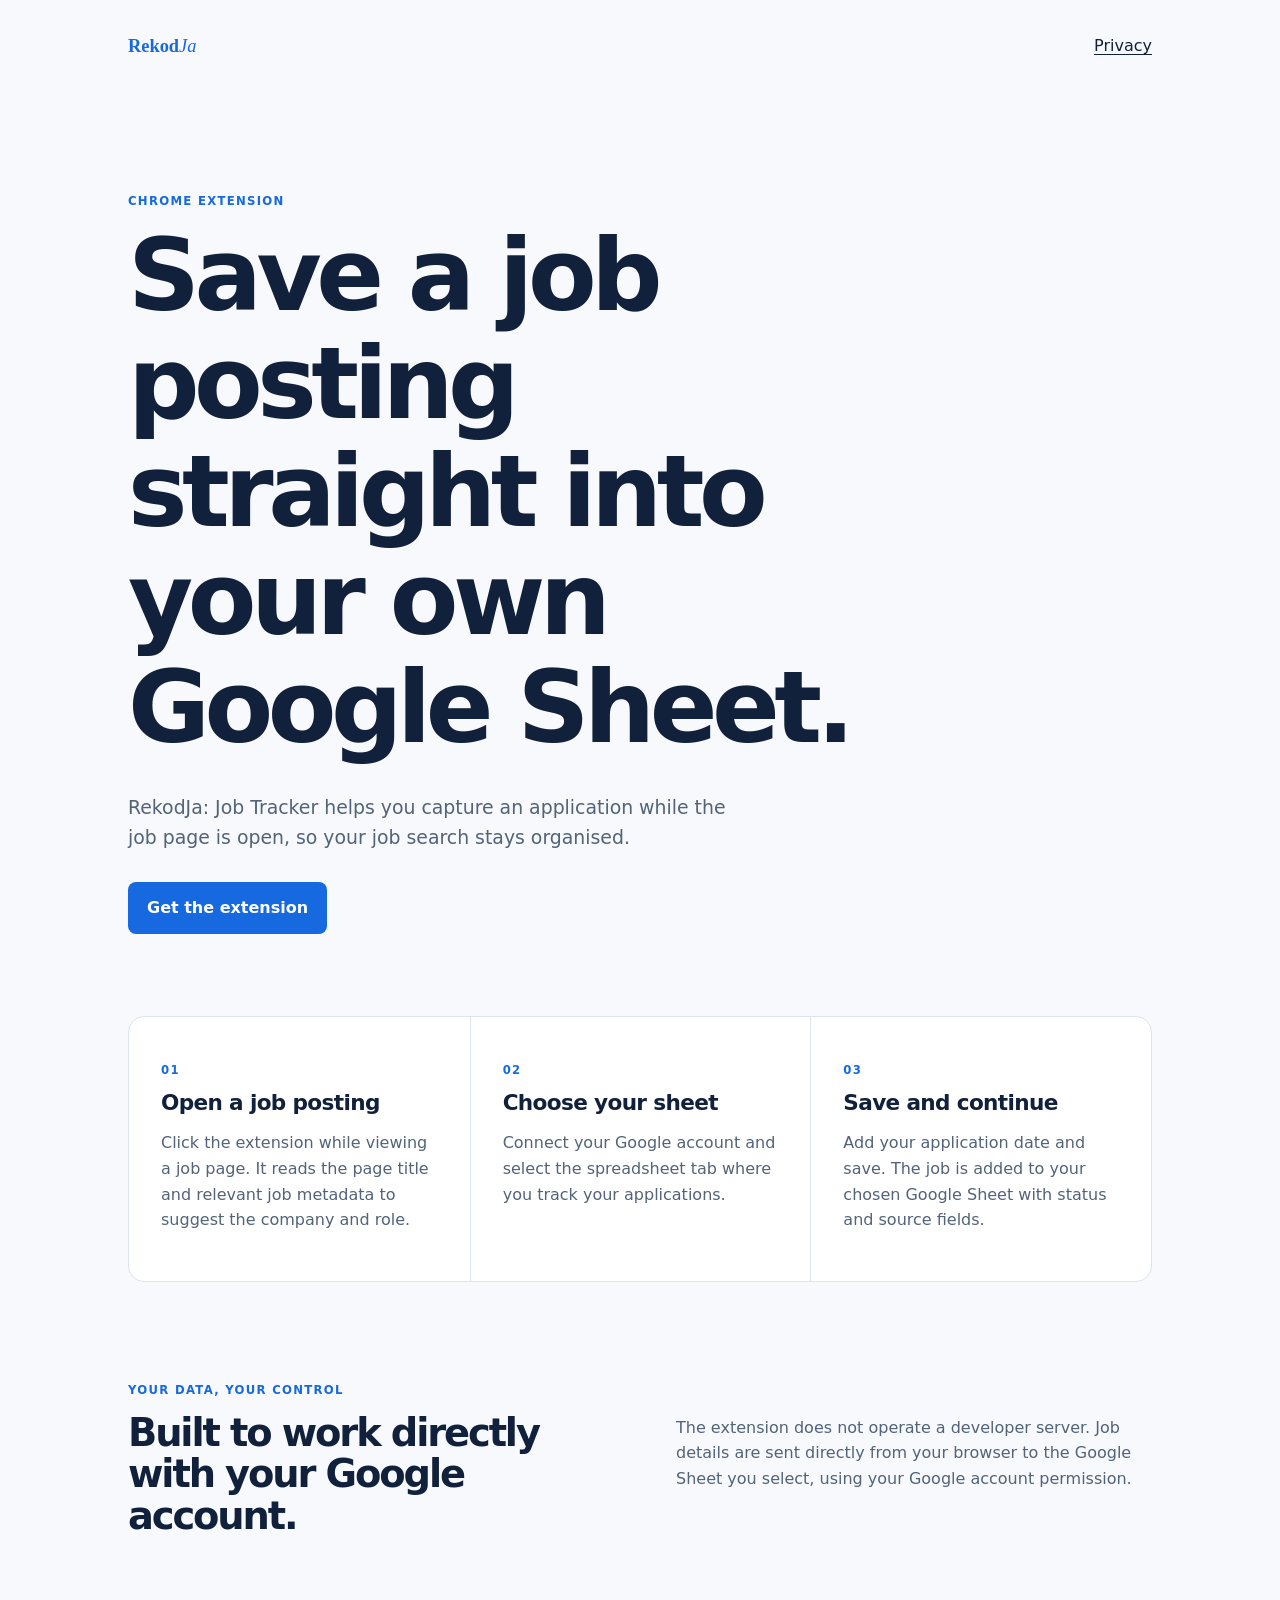
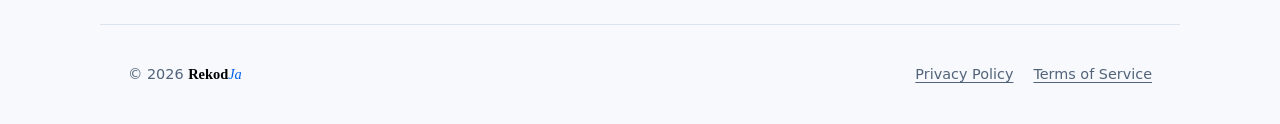
<file: site/index.html>
<!doctype html>
<html lang="en">
  <head>
    <meta charset="utf-8">
    <meta name="viewport" content="width=device-width, initial-scale=1">
    <meta name="description" content="RekodJa: Job Tracker helps you save job postings to your own Google Sheet.">
    <title>RekodJa: Job Tracker</title>
    <link rel="stylesheet" href="styles.css">
  </head>
  <body>
    <main>
      <nav aria-label="Primary navigation">
        <a class="brand" href="/"><span class="wordmark">Rekod<span class="wordmark-ja">Ja</span></span></a>
        <a href="/privacy/">Privacy</a>
      </nav>

      <section class="hero">
        <p class="eyebrow">Chrome extension</p>
        <h1>Save a job posting straight into your own Google Sheet.</h1>
        <p class="lede">RekodJa: Job Tracker helps you capture an application while the job page is open, so your job search stays organised.</p>
        <a class="button" href="https://chromewebstore.google.com/detail/job-tracker-quick-add/plkhmignapibfhoppbkebpndckjbjpmg">Get the extension</a>
      </section>

      <section class="grid" aria-label="How it works">
        <article>
          <p class="number">01</p>
          <h2>Open a job posting</h2>
          <p>Click the extension while viewing a job page. It reads the page title and relevant job metadata to suggest the company and role.</p>
        </article>
        <article>
          <p class="number">02</p>
          <h2>Choose your sheet</h2>
          <p>Connect your Google account and select the spreadsheet tab where you track your applications.</p>
        </article>
        <article>
          <p class="number">03</p>
          <h2>Save and continue</h2>
          <p>Add your application date and save. The job is added to your chosen Google Sheet with status and source fields.</p>
        </article>
      </section>

      <section class="data">
        <div>
          <p class="eyebrow">Your data, your control</p>
          <h2>Built to work directly with your Google account.</h2>
        </div>
        <p>The extension does not operate a developer server. Job details are sent directly from your browser to the Google Sheet you select, using your Google account permission.</p>
      </section>
    </main>

    <footer>
      <span>© 2026 <span class="wordmark">Rekod<span class="wordmark-ja">Ja</span></span></span>
      <span><a href="/privacy/">Privacy Policy</a><a href="/terms/">Terms of Service</a></span>
    </footer>
  </body>
</html>
</file>
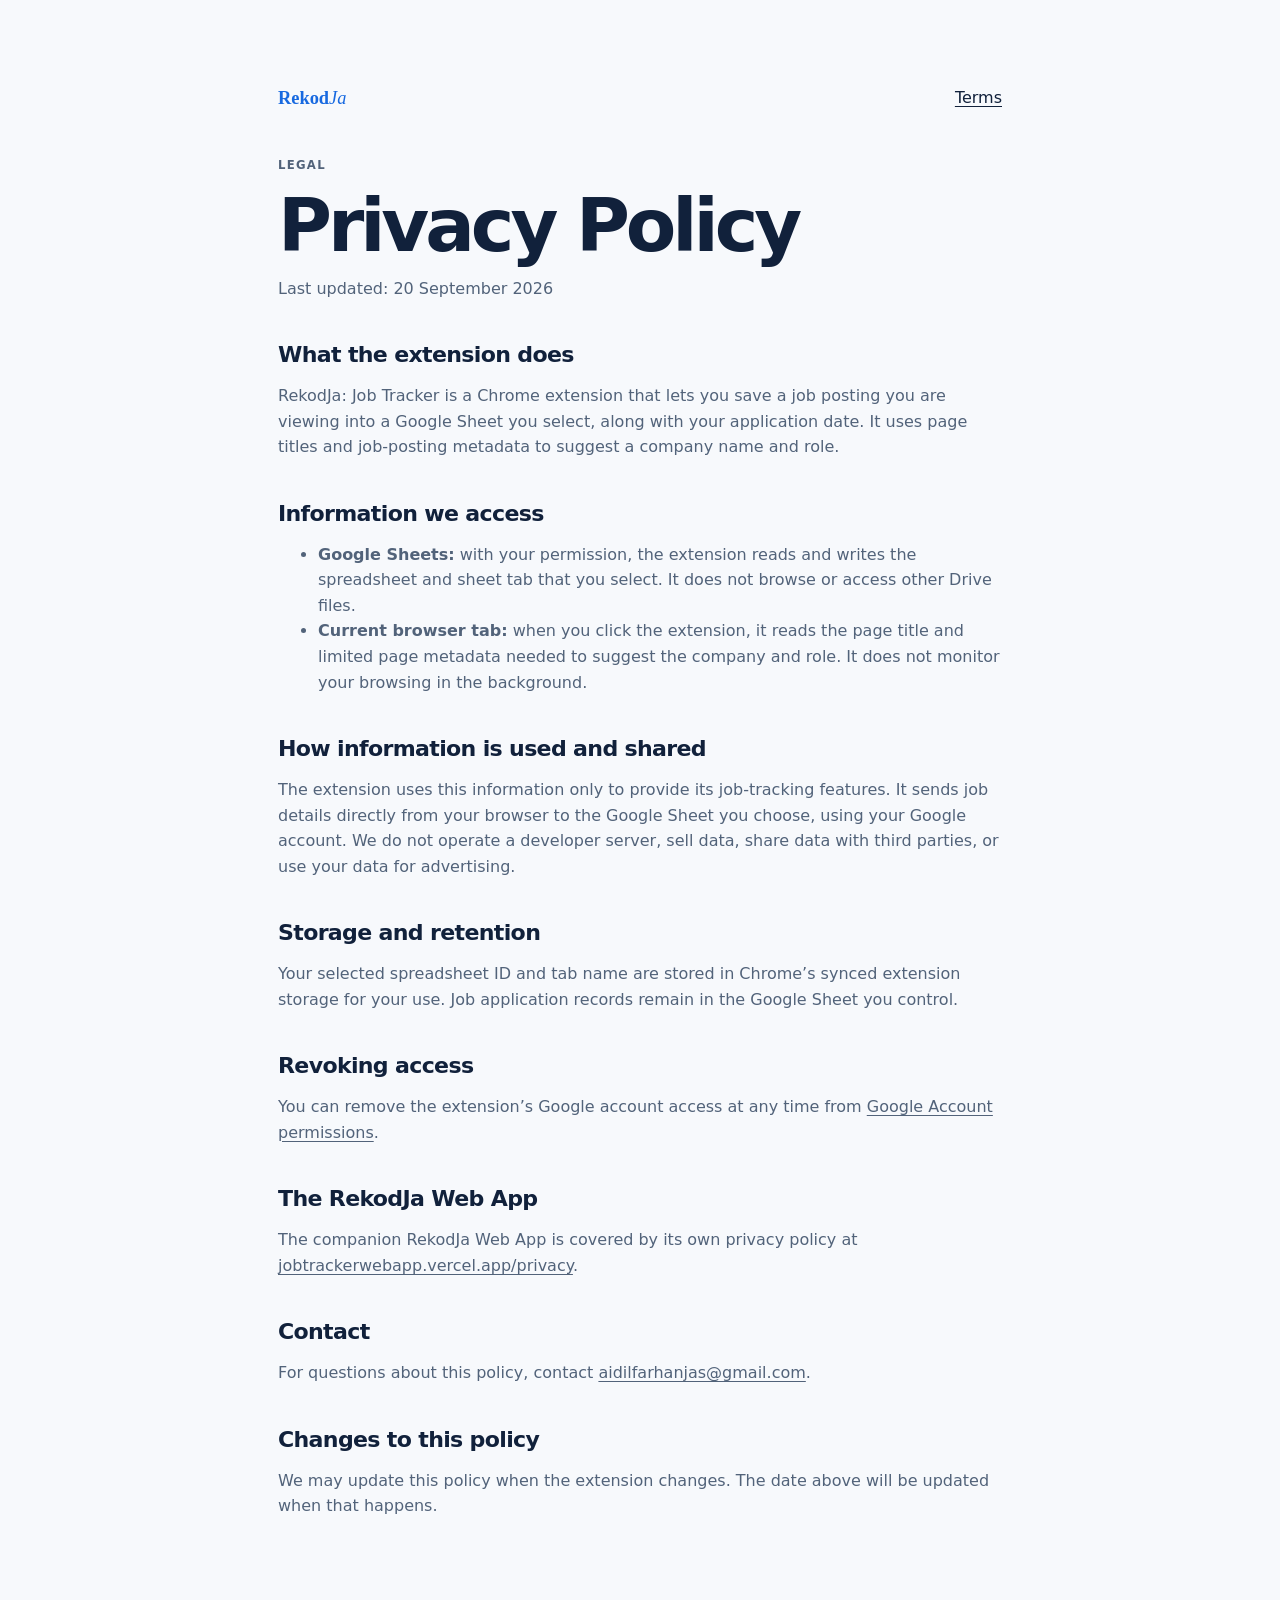
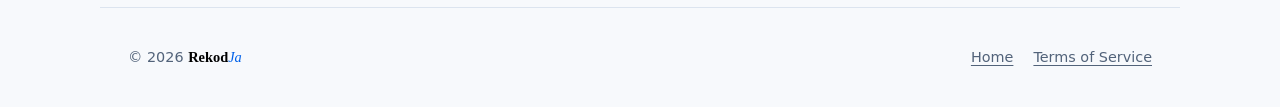
<file: site/privacy/index.html>
<!doctype html>
<html lang="en"><head><meta charset="utf-8"><meta name="viewport" content="width=device-width, initial-scale=1"><meta name="description" content="Privacy Policy for RekodJa: Job Tracker."><title>Privacy Policy | RekodJa: Job Tracker</title><link rel="stylesheet" href="../styles.css"></head>
<body><main class="legal"><nav><a class="brand" href="/"><span class="wordmark">Rekod<span class="wordmark-ja">Ja</span></span></a><a href="/terms/">Terms</a></nav><p class="eyebrow">Legal</p><h1>Privacy Policy</h1><p class="updated">Last updated: 20 September 2026</p>
<h2>What the extension does</h2><p>RekodJa: Job Tracker is a Chrome extension that lets you save a job posting you are viewing into a Google Sheet you select, along with your application date. It uses page titles and job-posting metadata to suggest a company name and role.</p>
<h2>Information we access</h2><ul><li><strong>Google Sheets:</strong> with your permission, the extension reads and writes the spreadsheet and sheet tab that you select. It does not browse or access other Drive files.</li><li><strong>Current browser tab:</strong> when you click the extension, it reads the page title and limited page metadata needed to suggest the company and role. It does not monitor your browsing in the background.</li></ul>
<h2>How information is used and shared</h2><p>The extension uses this information only to provide its job-tracking features. It sends job details directly from your browser to the Google Sheet you choose, using your Google account. We do not operate a developer server, sell data, share data with third parties, or use your data for advertising.</p>
<h2>Storage and retention</h2><p>Your selected spreadsheet ID and tab name are stored in Chrome’s synced extension storage for your use. Job application records remain in the Google Sheet you control.</p>
<h2>Revoking access</h2><p>You can remove the extension’s Google account access at any time from <a href="https://myaccount.google.com/permissions">Google Account permissions</a>.</p><h2>The RekodJa Web App</h2><p>The companion RekodJa Web App is covered by its own privacy policy at <a href="https://jobtrackerwebapp.vercel.app/privacy">jobtrackerwebapp.vercel.app/privacy</a>.</p>
<h2>Contact</h2><p>For questions about this policy, contact <a href="mailto:aidilfarhanjas@gmail.com">aidilfarhanjas@gmail.com</a>.</p>
<h2>Changes to this policy</h2><p>We may update this policy when the extension changes. The date above will be updated when that happens.</p></main><footer><span>© 2026 <span class="wordmark">Rekod<span class="wordmark-ja">Ja</span></span></span><span><a href="/">Home</a><a href="/terms/">Terms of Service</a></span></footer></body></html>
</file>
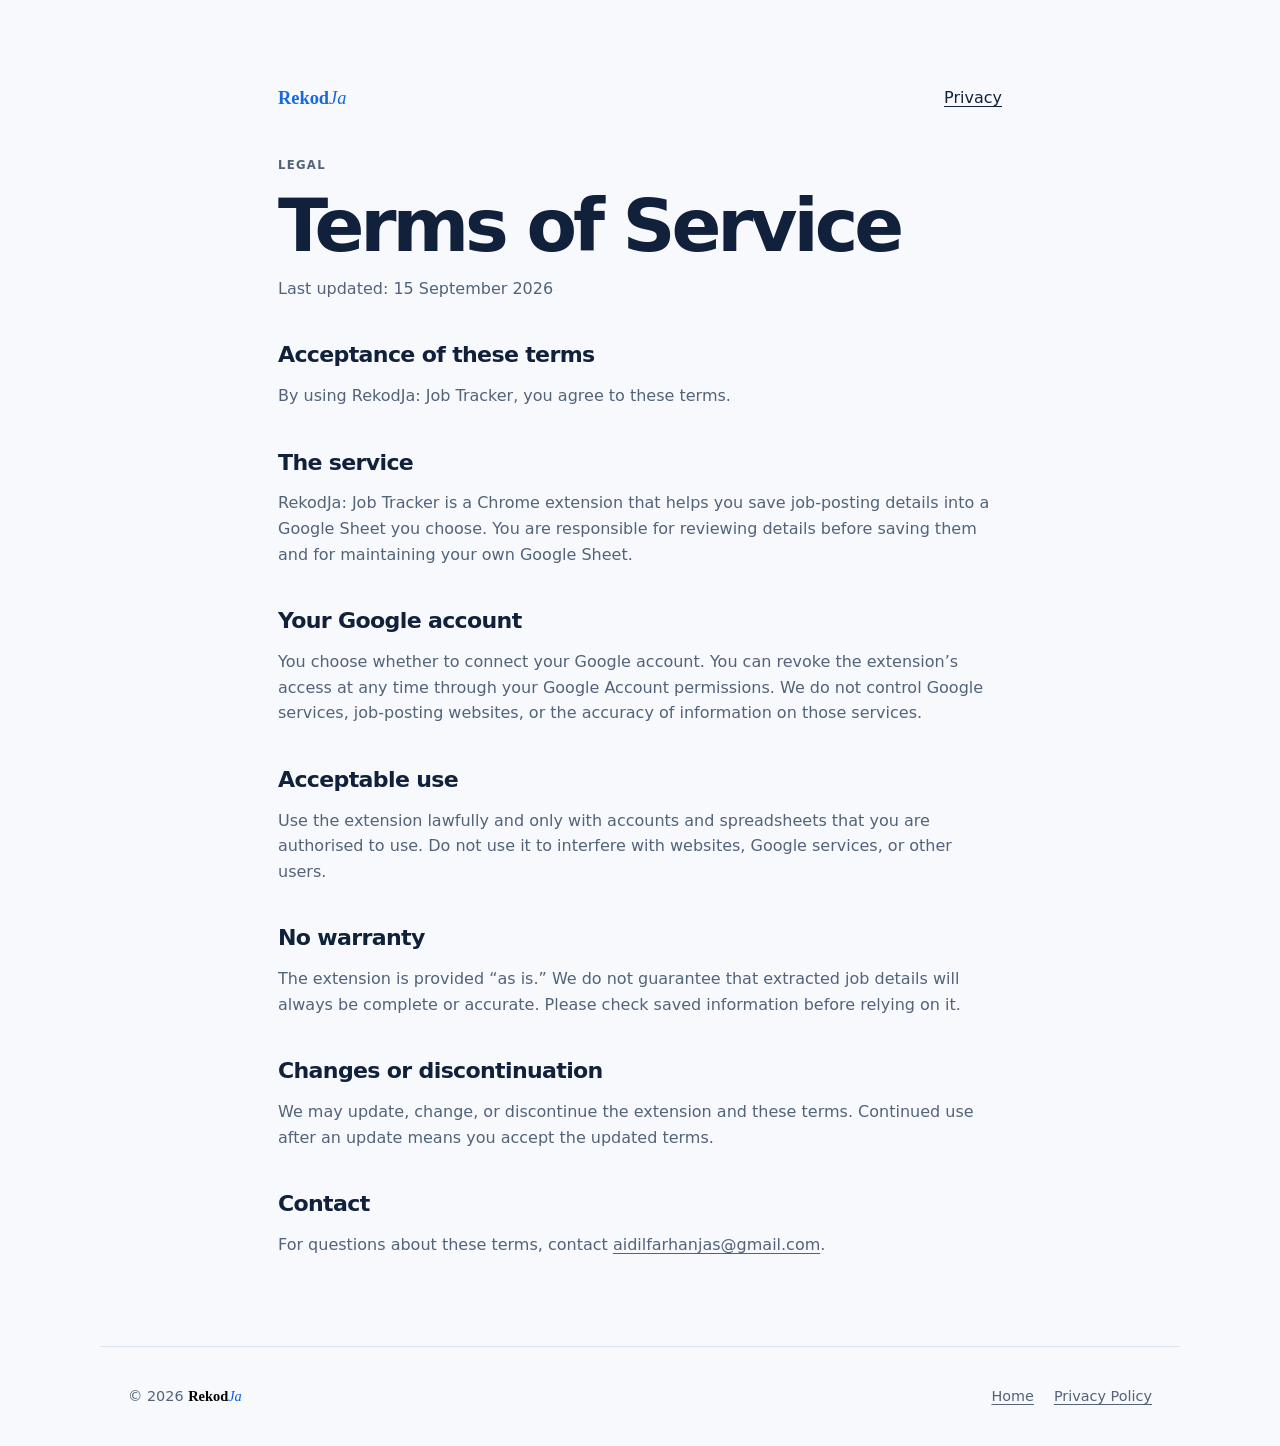
<file: site/terms/index.html>
<!doctype html>
<html lang="en"><head><meta charset="utf-8"><meta name="viewport" content="width=device-width, initial-scale=1"><meta name="description" content="Terms of Service for RekodJa: Job Tracker."><title>Terms of Service | RekodJa: Job Tracker</title><link rel="stylesheet" href="../styles.css"></head>
<body><main class="legal"><nav><a class="brand" href="/"><span class="wordmark">Rekod<span class="wordmark-ja">Ja</span></span></a><a href="/privacy/">Privacy</a></nav><p class="eyebrow">Legal</p><h1>Terms of Service</h1><p class="updated">Last updated: 15 September 2026</p>
<h2>Acceptance of these terms</h2><p>By using RekodJa: Job Tracker, you agree to these terms.</p><h2>The service</h2><p>RekodJa: Job Tracker is a Chrome extension that helps you save job-posting details into a Google Sheet you choose. You are responsible for reviewing details before saving them and for maintaining your own Google Sheet.</p><h2>Your Google account</h2><p>You choose whether to connect your Google account. You can revoke the extension’s access at any time through your Google Account permissions. We do not control Google services, job-posting websites, or the accuracy of information on those services.</p><h2>Acceptable use</h2><p>Use the extension lawfully and only with accounts and spreadsheets that you are authorised to use. Do not use it to interfere with websites, Google services, or other users.</p><h2>No warranty</h2><p>The extension is provided “as is.” We do not guarantee that extracted job details will always be complete or accurate. Please check saved information before relying on it.</p><h2>Changes or discontinuation</h2><p>We may update, change, or discontinue the extension and these terms. Continued use after an update means you accept the updated terms.</p><h2>Contact</h2><p>For questions about these terms, contact <a href="mailto:aidilfarhanjas@gmail.com">aidilfarhanjas@gmail.com</a>.</p></main><footer><span>© 2026 <span class="wordmark">Rekod<span class="wordmark-ja">Ja</span></span></span><span><a href="/">Home</a><a href="/privacy/">Privacy Policy</a></span></footer></body></html>
</file>
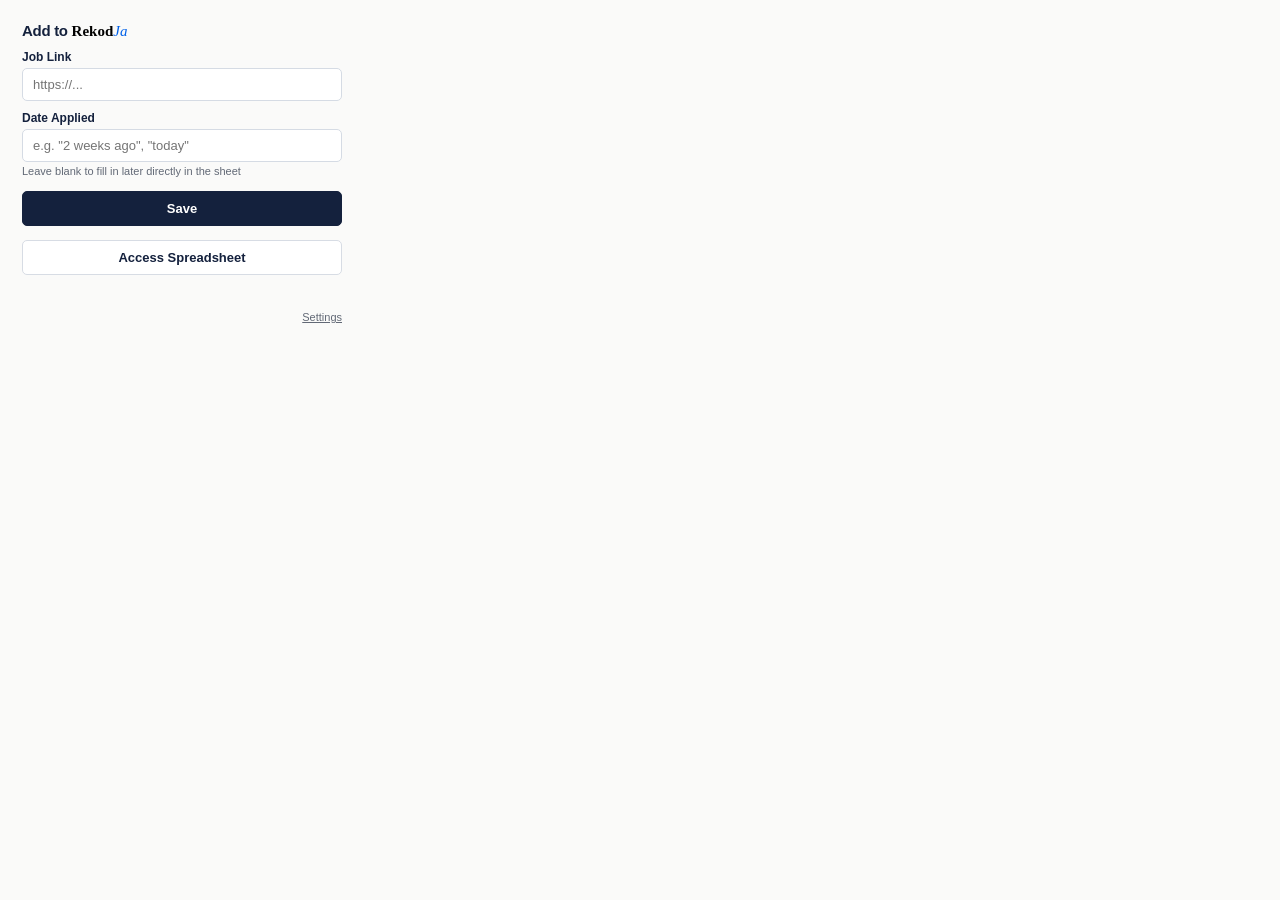
<file: popup.html>
<!DOCTYPE html>
<html>
<head>
<meta charset="utf-8">
<style>
  body {
    font-family: Arial, Helvetica, sans-serif;
    width: 320px;
    padding: 14px;
    color: #252525;
    background: #fafaf9;
  }
  h3 { margin: 0 0 10px 0; font-size: 15px; color: #14213d; letter-spacing: -.3px; }
  label { display: block; margin-top: 10px; font-size: 12px; font-weight: 600; color: #14213d; }
  input[type="text"] {
    width: 100%;
    padding: 8px 10px;
    margin-top: 4px;
    box-sizing: border-box;
    border: 1px solid #d5dbe4;
    border-radius: 5px;
    font-size: 13px;
    background: #fff;
    color: #252525;
  }
  button {
    margin-top: 14px;
    width: 100%;
    padding: 9px;
    background: #14213d;
    color: #fff;
    border: 1px solid #14213d;
    border-radius: 5px;
    cursor: pointer;
    font-size: 13px;
    font-weight: 600;
  }
  button:disabled { background: #9ca3af; border-color: #9ca3af; cursor: not-allowed; }
  #openSheetBtn { background: #fff; color: #14213d; border: 1px solid #d7dce4; }
  #status { margin-top: 10px; font-size: 12px; min-height: 14px; color: #555; }
  #status.error { color: #a53535; }
  #status.success { color: #176b35; }
  .settings-toggle {
    margin-top: 12px;
    font-size: 11px;
    color: #626976;
    text-align: right;
    cursor: pointer;
    text-decoration: underline;
  }
  #settingsPanel {
    display: none;
    margin-top: 10px;
    border-top: 1px solid #e5e7eb;
    padding-top: 10px;
  }
  #settingsPanel button { background: #14213d; }
  .hint { font-size: 11px; color: #626976; margin-top: 3px; }
  hr { border: 0; border-top: 1px solid #e5e7eb; }
  /* Wordmark: RekodJa — matches the webapp branding */
  .wordmark{display:inline;font-family:"Times New Roman",Times,serif;font-weight:700;font-style:normal;color:#000;white-space:nowrap;letter-spacing:normal}
  .wordmark-ja{font-weight:400;font-style:italic;color:#0061e9;letter-spacing:normal}
</style>
</head>
<body>
  <h3>Add to <span class="wordmark">Rekod<span class="wordmark-ja">Ja</span></span></h3>

  <label for="jobLink">Job Link</label>
  <input type="text" id="jobLink" placeholder="https://...">

  <label for="dateApplied">Date Applied</label>
  <input type="text" id="dateApplied" placeholder='e.g. "2 weeks ago", "today"'>
  <div class="hint">Leave blank to fill in later directly in the sheet</div>

  <button id="saveBtn">Save</button>
  <button id="openSheetBtn">Access Spreadsheet</button>
  <div id="status"></div>

  <div class="settings-toggle" id="settingsToggle">Settings</div>
  <div id="settingsPanel">
    <label for="sheetId">Google Sheet ID</label>
    <input type="text" id="sheetId" placeholder="From your sheet's URL, between /d/ and /edit">
    <div class="hint">e.g. docs.google.com/spreadsheets/d/<b>THIS_PART</b>/edit</div>
    <button id="saveSettingsBtn">Save Settings</button>
  </div>

  <script src="popup.js"></script>
</body>
</html>
</file>
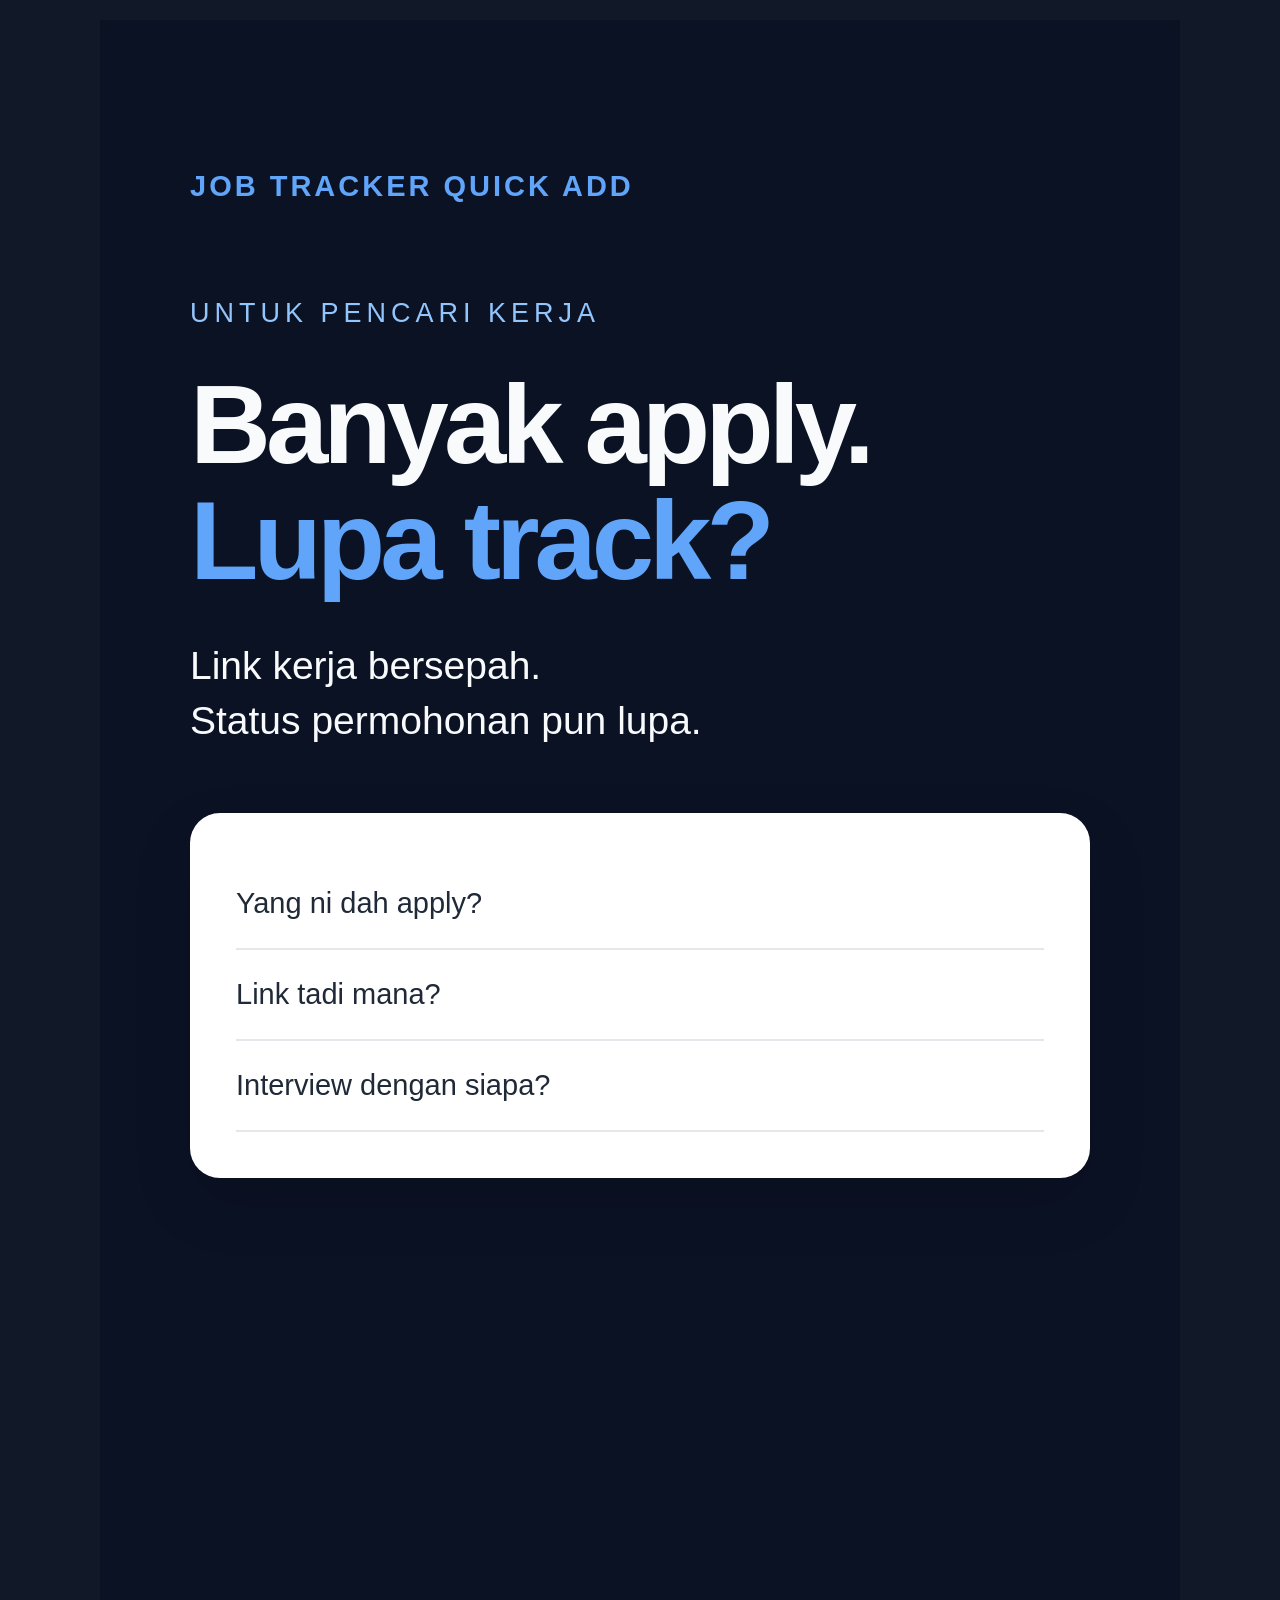
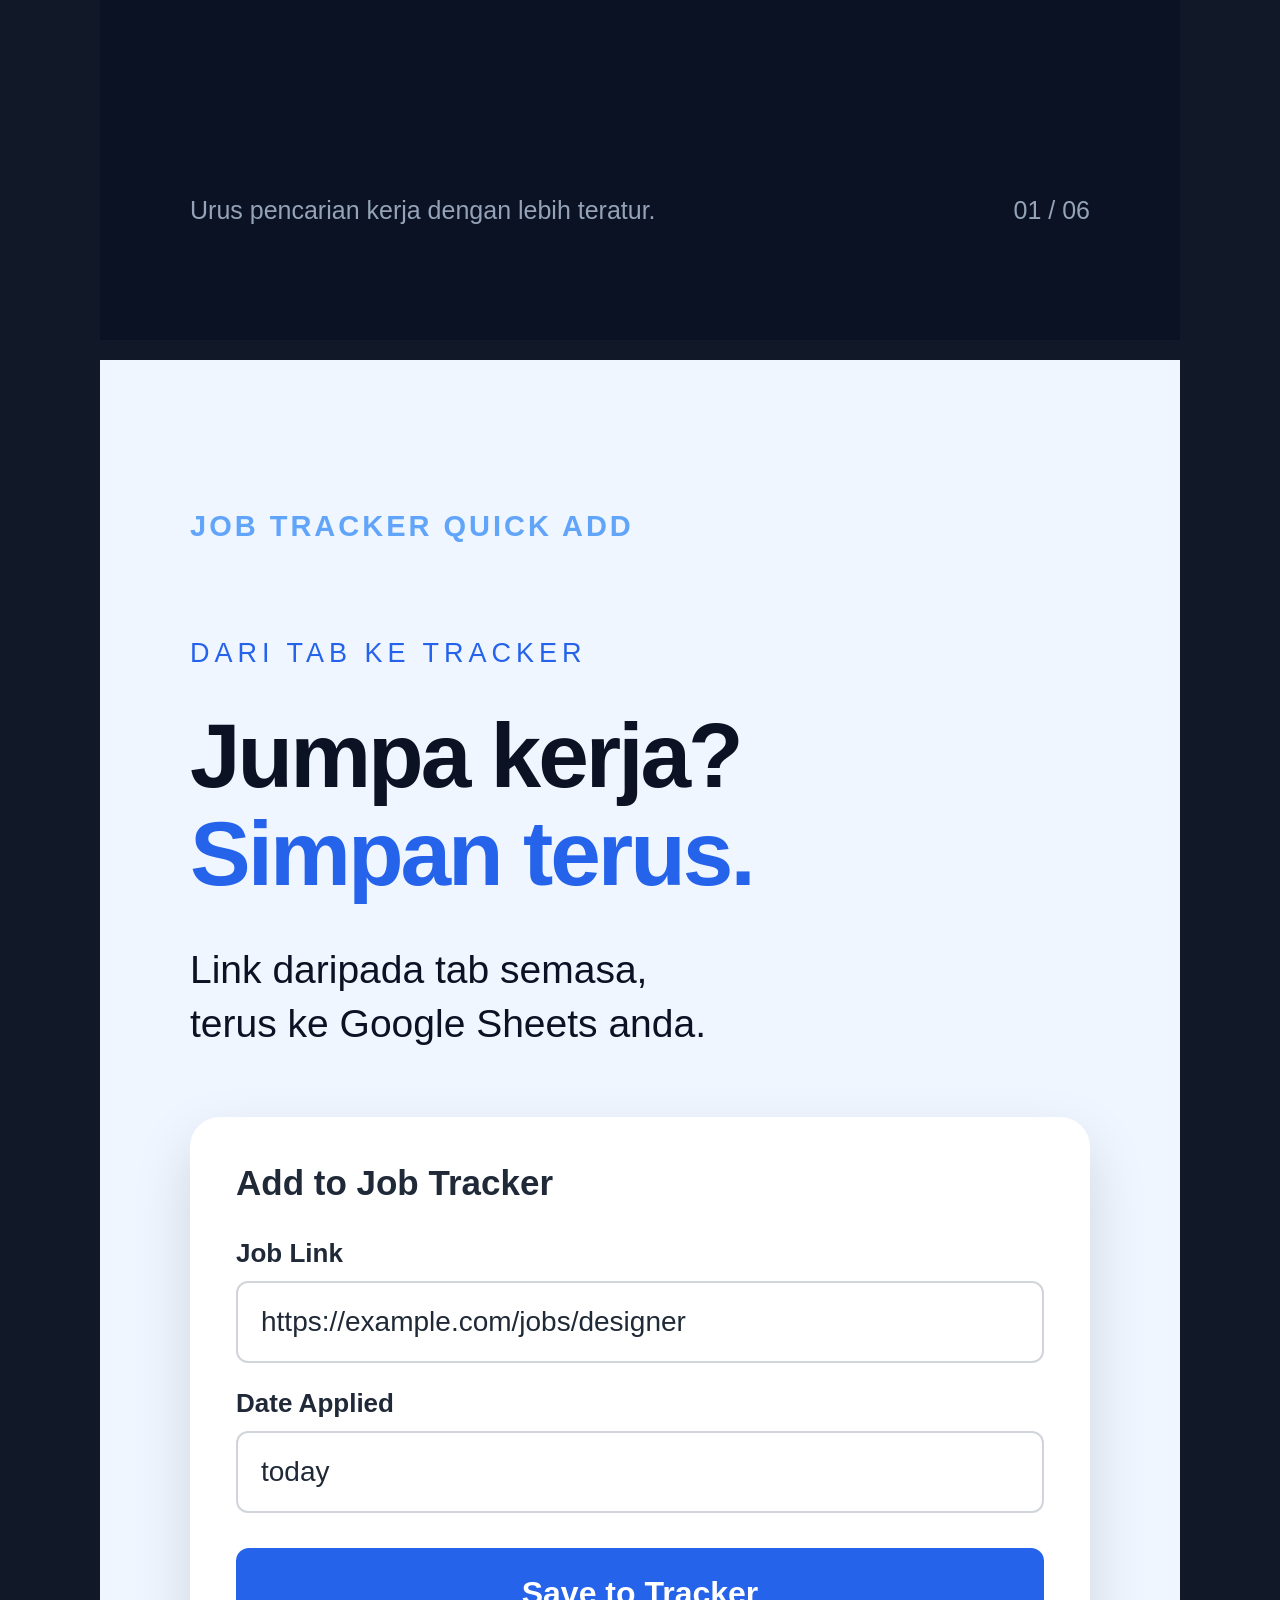
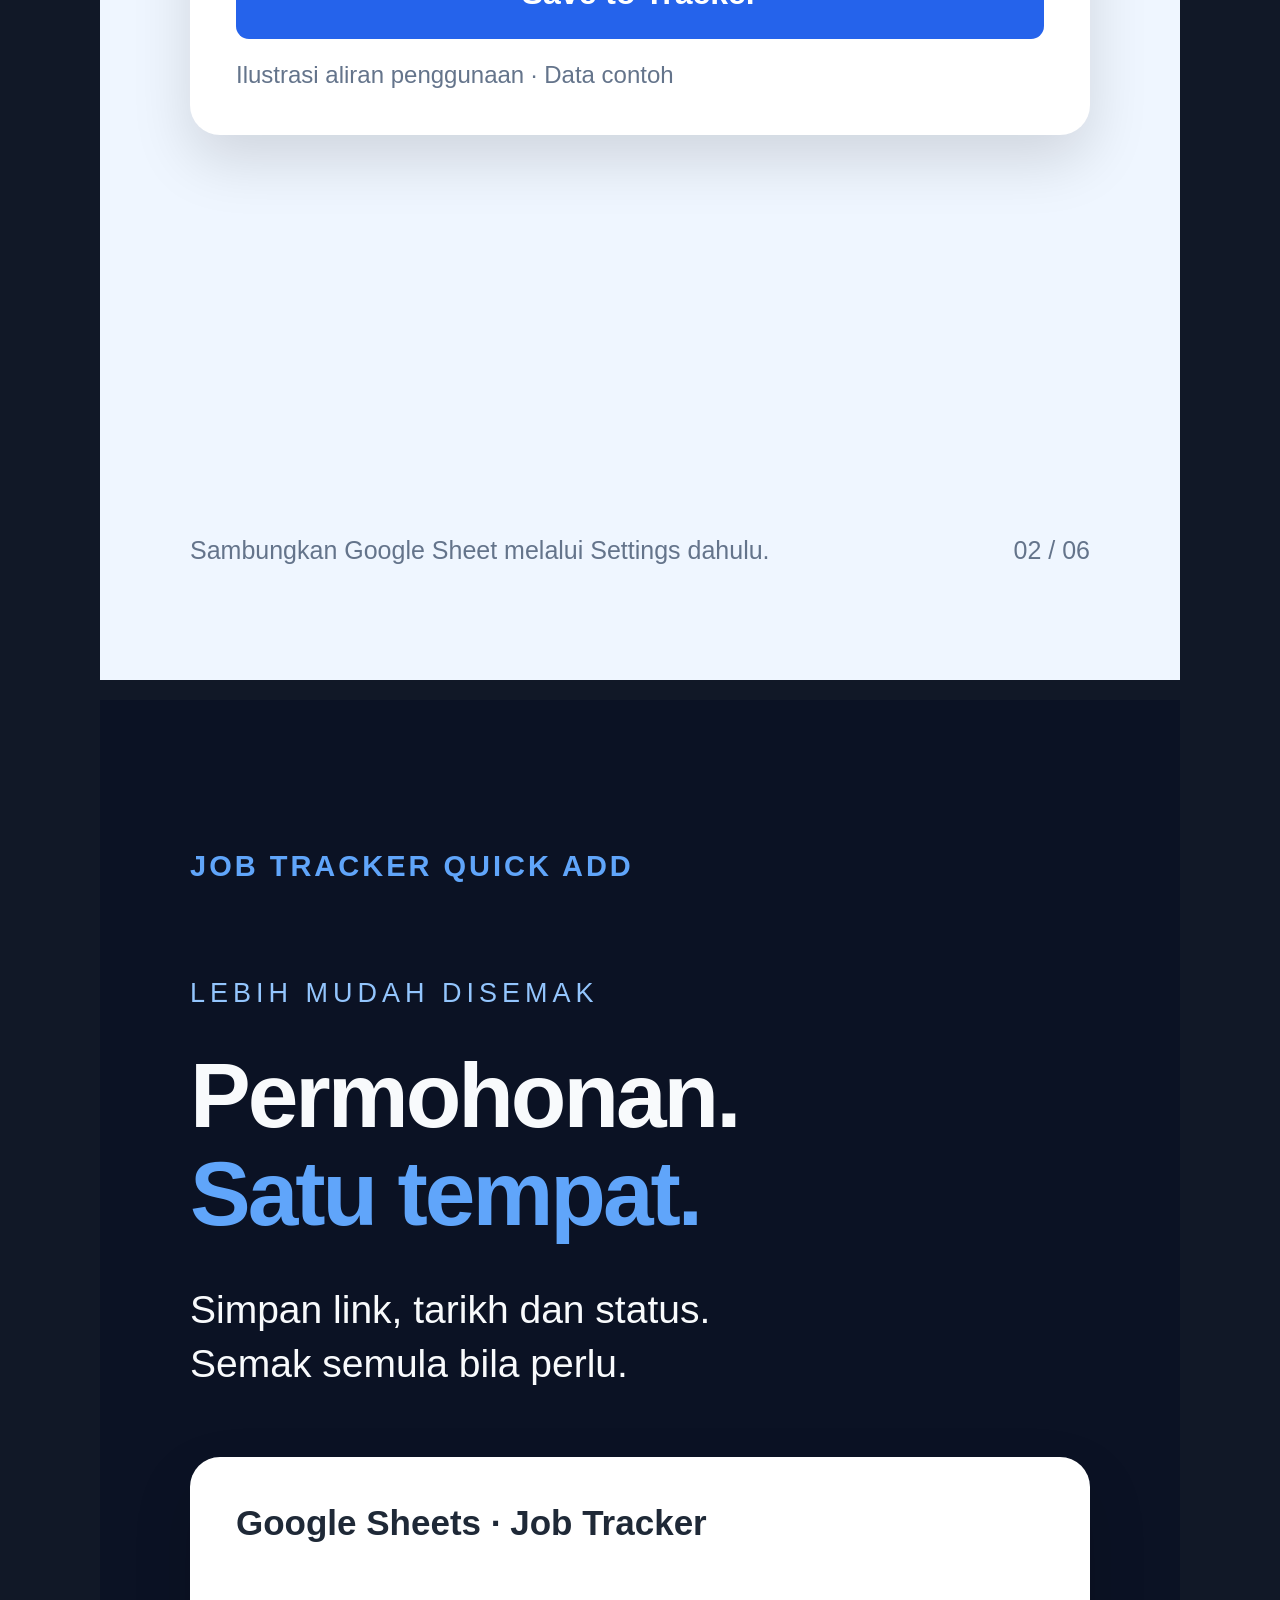
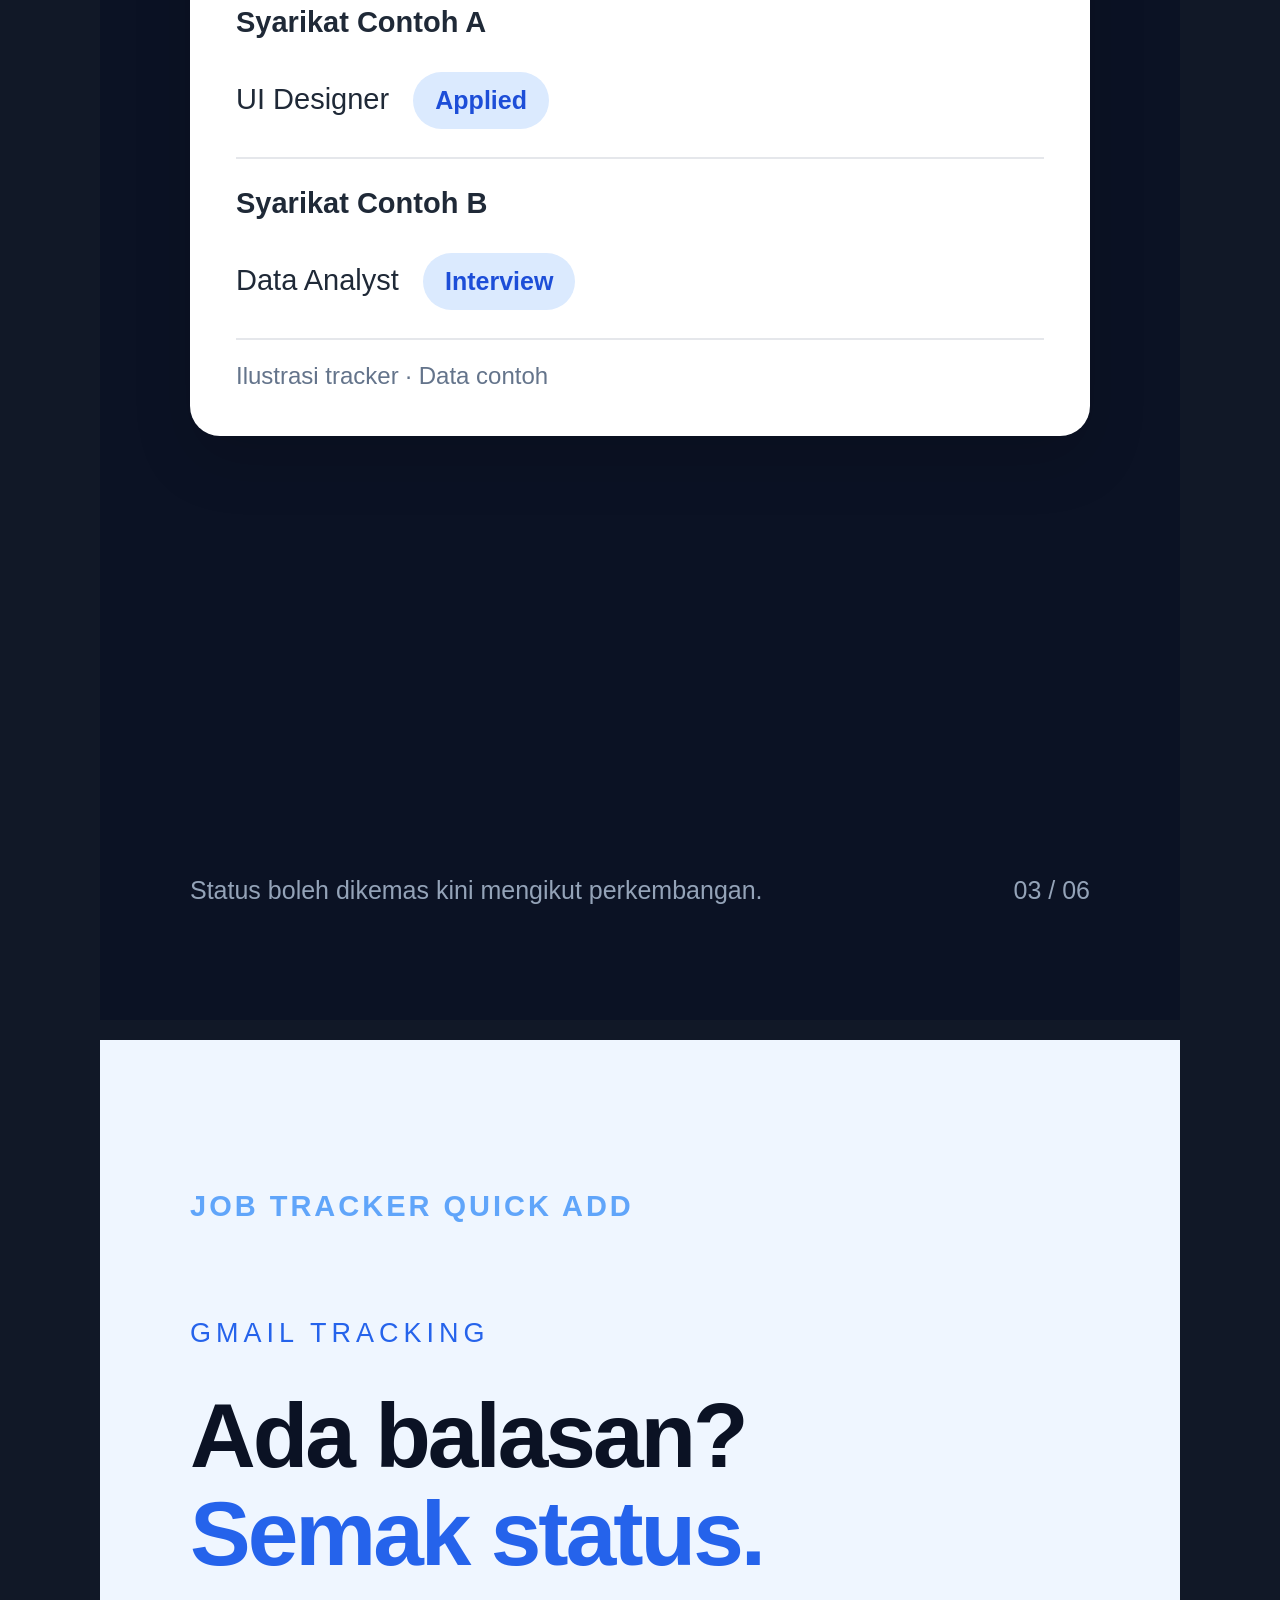
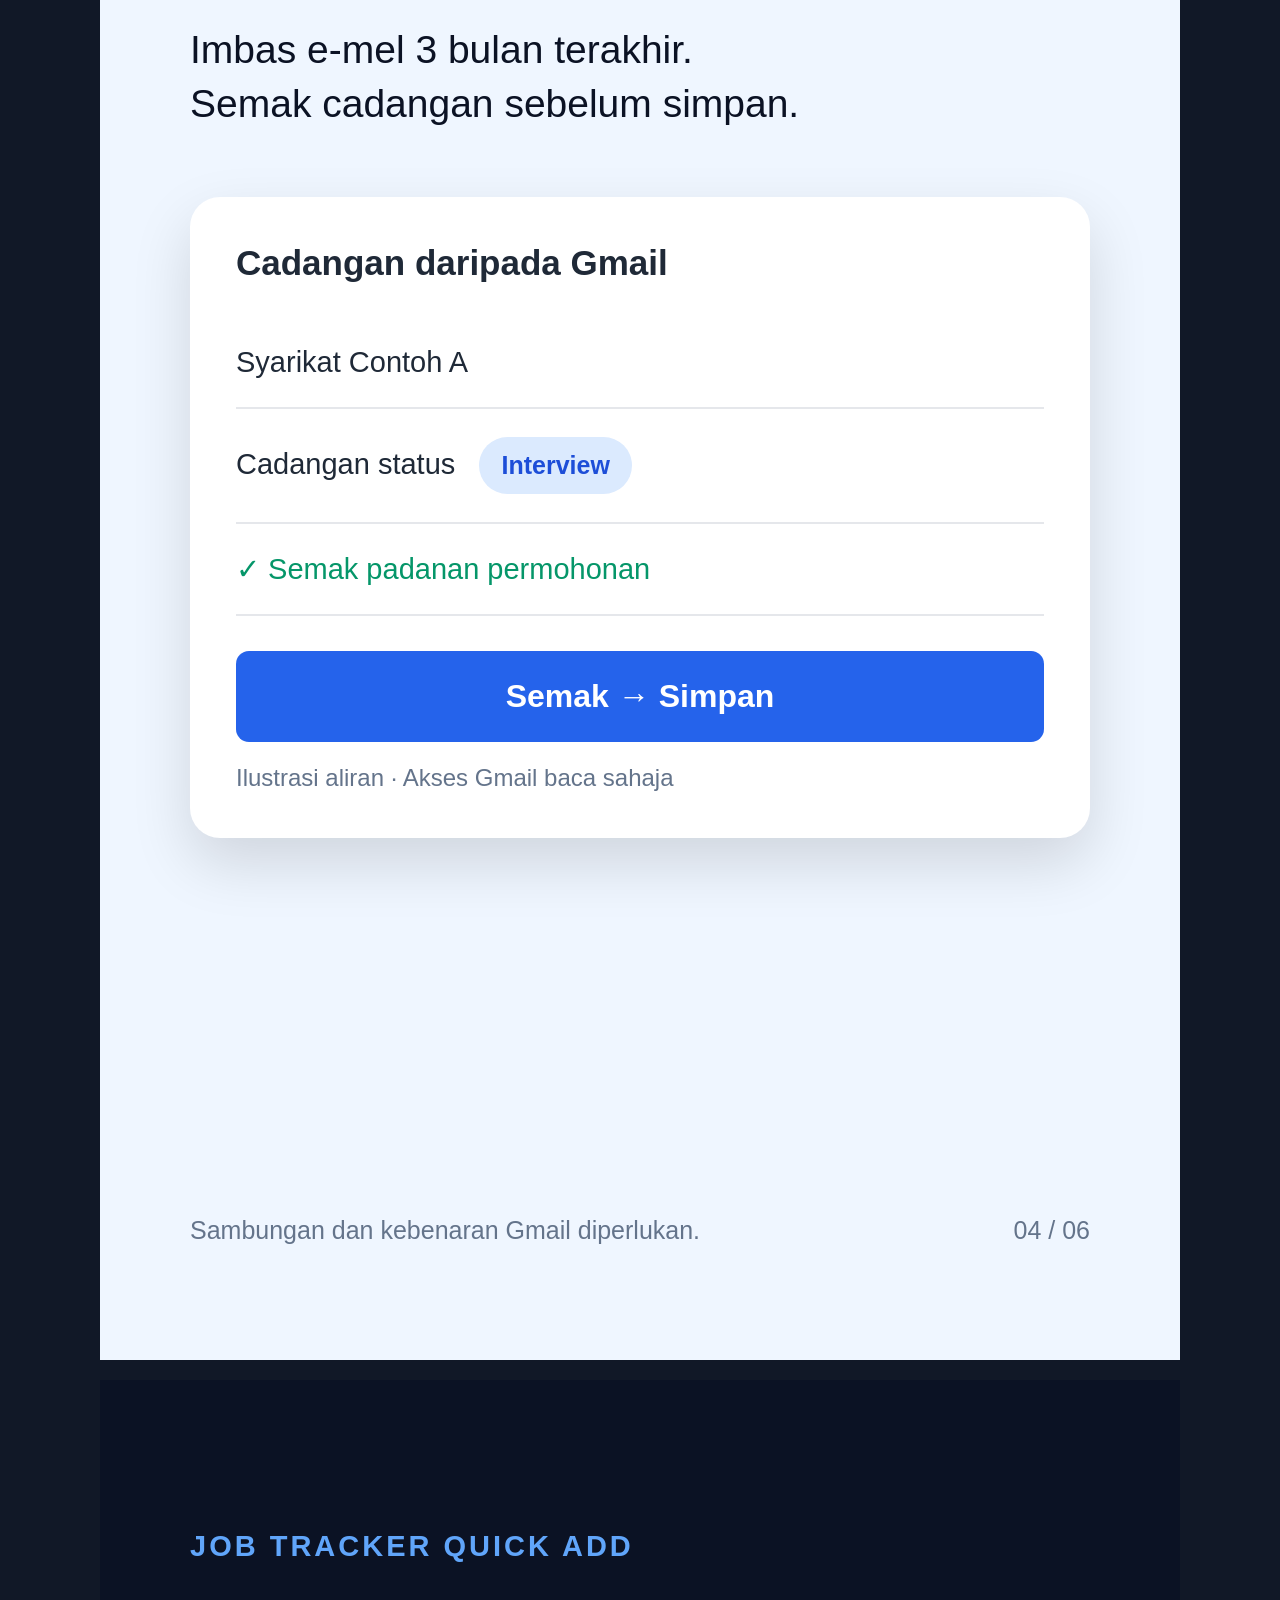
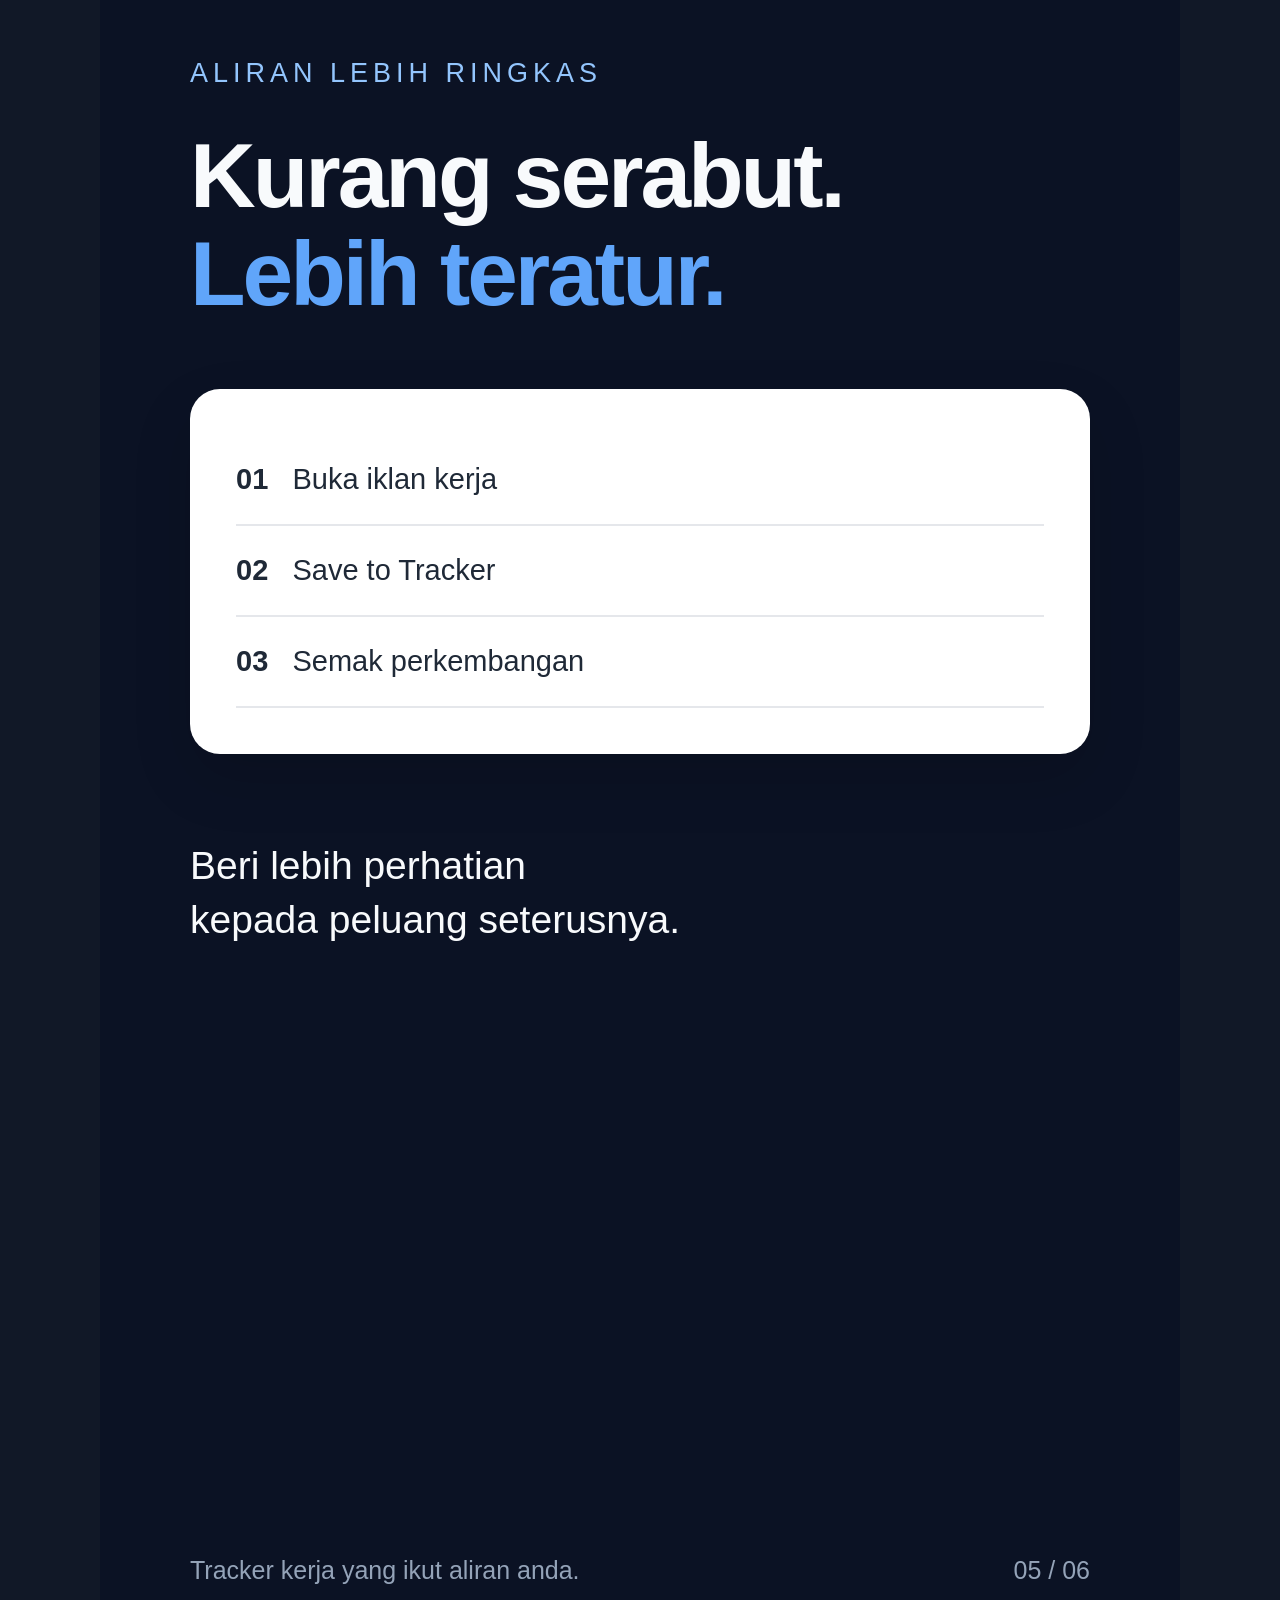
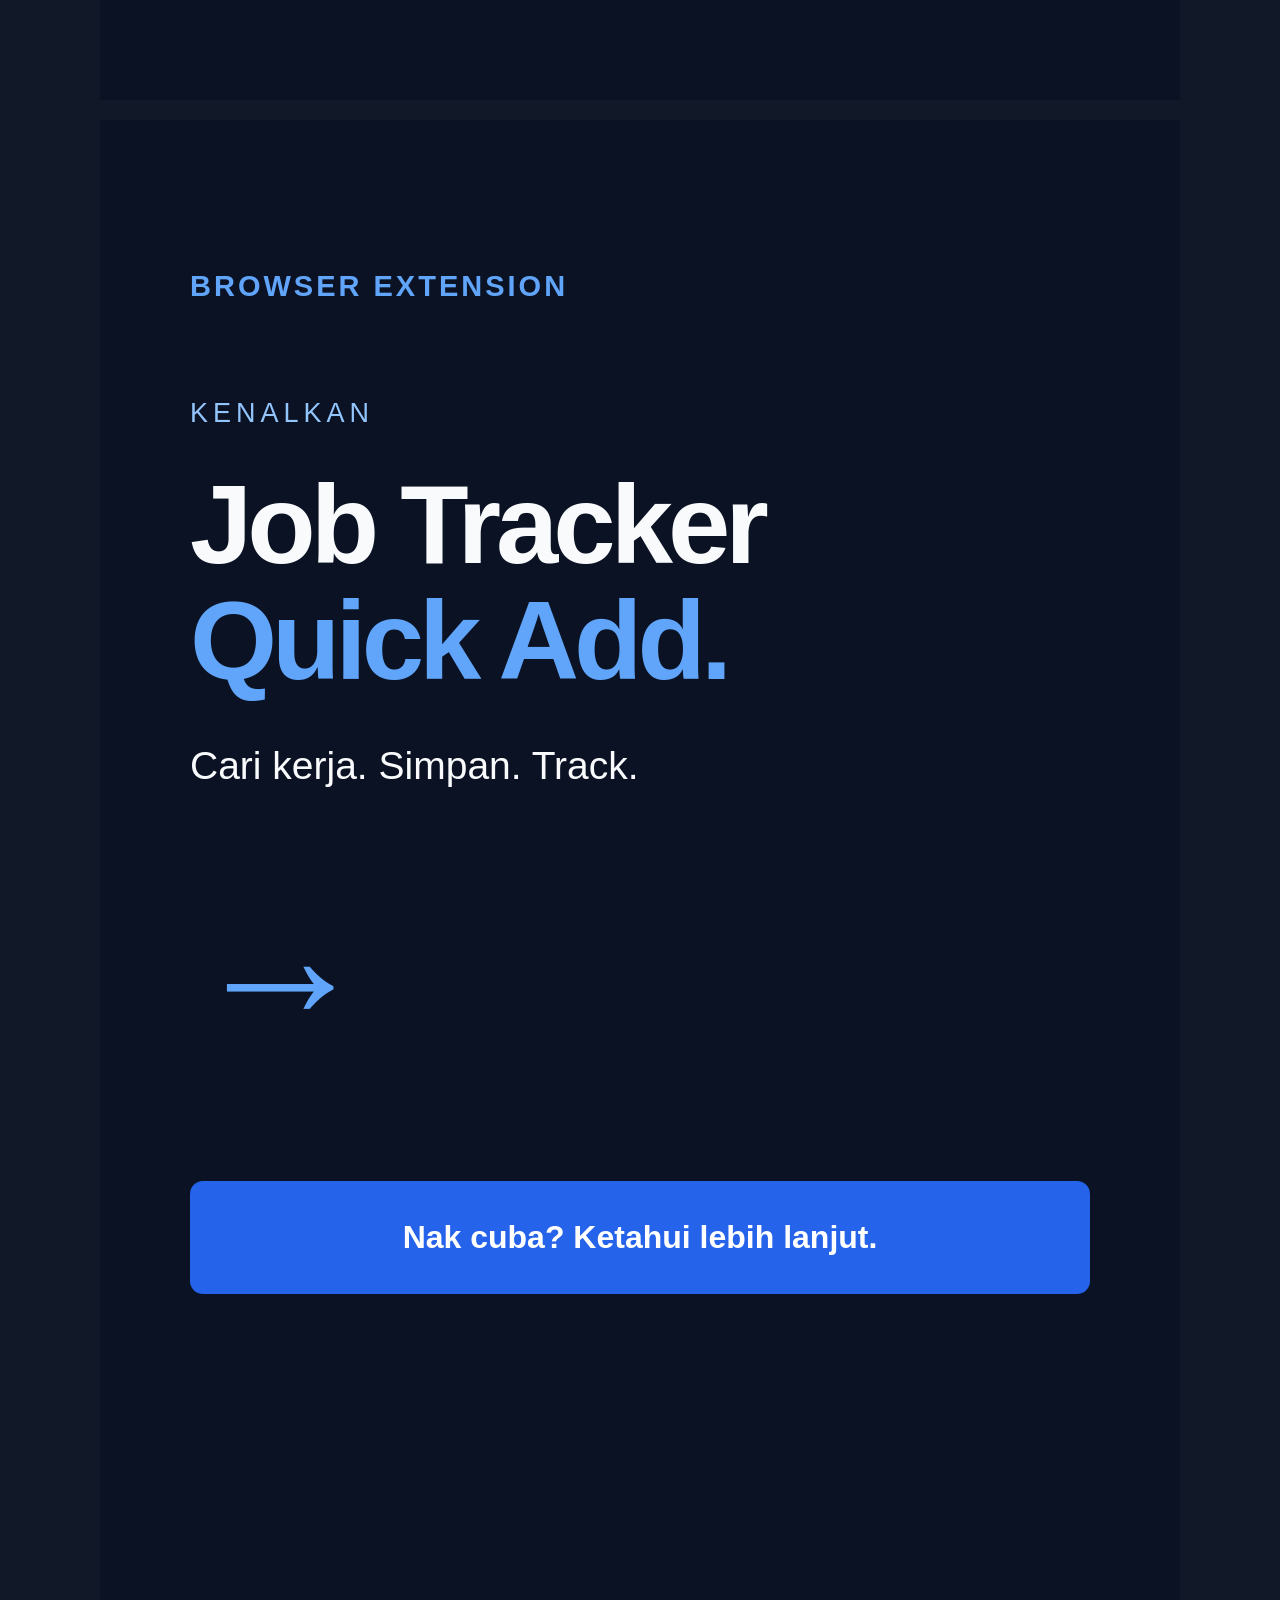
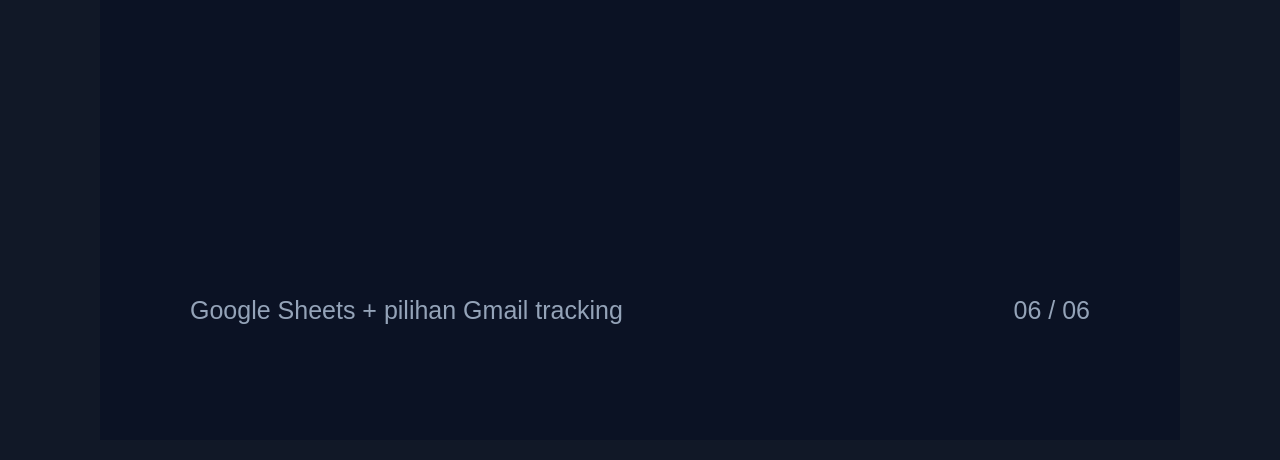
<file: promo/job-tracker-promo.html>
<!doctype html>
<html lang="ms"><head><meta charset="utf-8"><title>Job Tracker Quick Add — Promo</title><style>
*{box-sizing:border-box}body{margin:0;background:#111827;font-family:Arial,sans-serif}.page{width:1080px;height:1920px;padding:150px 90px 170px;position:relative;background:#0b1224;color:#f8fafc;overflow:hidden;margin:20px auto}.light{background:#eff6ff;color:#0b1224}.brand{font-size:29px;letter-spacing:3px;font-weight:bold;color:#60a5fa}.tag{margin-top:95px;font-size:27px;text-transform:uppercase;letter-spacing:5px;color:#93c5fd}h1{font-size:112px;line-height:1.04;letter-spacing:-5px;margin:38px 0}h2{font-size:91px;line-height:1.08;letter-spacing:-3px;margin:38px 0}.accent{color:#60a5fa}.light .accent{color:#2563eb}p{font-size:39px;line-height:1.4}.card{background:white;color:#1f2937;border-radius:30px;padding:46px;margin-top:65px;box-shadow:0 25px 60px #0002}.card h3{font-size:35px;margin:0 0 35px}.label{font-size:26px;font-weight:bold;margin-top:25px}.input{border:2px solid #d1d5db;border-radius:12px;padding:23px;font-size:28px;margin-top:12px}.button{background:#2563eb;color:white;border-radius:13px;text-align:center;padding:27px;font-size:32px;font-weight:bold;margin-top:35px}.pill{display:inline-block;padding:14px 22px;background:#dbeafe;color:#1d4ed8;border-radius:40px;font-size:25px;font-weight:bold}.row{padding:28px 0;border-bottom:2px solid #e5e7eb;font-size:29px}.bottom{position:absolute;bottom:115px;left:90px;right:90px;font-size:25px;color:#94a3b8}.light .bottom{color:#64748b}.big{font-size:180px;font-weight:bold;color:#60a5fa;letter-spacing:-10px;margin-top:80px}.check{color:#059669}.note{font-size:24px;color:#64748b;margin-top:22px}
</style></head><body>
<section class="page" data-document-role="page" data-label="01 Hook" data-speaker-notes="0–5 saat. Teks masuk berperingkat. Suara: Banyak apply kerja, tapi lupa yang mana satu? Muzik elektronik ceria, perlahan di bawah suara."><div class="brand">JOB TRACKER QUICK ADD</div><div class="tag">Untuk pencari kerja</div><h1>Banyak apply.<br><span class="accent">Lupa track?</span></h1><p>Link kerja bersepah.<br>Status permohonan pun lupa.</p><div class="card"><div class="row">Yang ni dah apply?</div><div class="row">Link tadi mana?</div><div class="row">Interview dengan siapa?</div></div><div class="bottom">Urus pencarian kerja dengan lebih teratur. <span style="float:right">01 / 06</span></div></section>
<section class="page light" data-document-role="page" data-label="02 Perkenalkan extension" data-speaker-notes="5–10 saat. Zum perlahan pada kad. Suara: Kenalkan Job Tracker Quick Add. Simpan link kerja terus ke Google Sheets."><div class="brand">JOB TRACKER QUICK ADD</div><div class="tag" style="color:#2563eb">Dari tab ke tracker</div><h2>Jumpa kerja?<br><span class="accent">Simpan terus.</span></h2><p>Link daripada tab semasa,<br>terus ke Google Sheets anda.</p><div class="card"><h3>Add to Job Tracker</h3><div class="label">Job Link</div><div class="input">https://example.com/jobs/designer</div><div class="label">Date Applied</div><div class="input">today</div><div class="button">Save to Tracker</div><div class="note">Ilustrasi aliran penggunaan · Data contoh</div></div><div class="bottom">Sambungkan Google Sheet melalui Settings dahulu. <span style="float:right">02 / 06</span></div></section>
<section class="page" data-document-role="page" data-label="03 Google Sheets" data-speaker-notes="10–15 saat. Dedahkan baris satu demi satu. Suara: Link, tarikh dan status permohonan. Semua tersusun dalam tracker anda."><div class="brand">JOB TRACKER QUICK ADD</div><div class="tag">Lebih mudah disemak</div><h2>Permohonan.<br><span class="accent">Satu tempat.</span></h2><p>Simpan link, tarikh dan status.<br>Semak semula bila perlu.</p><div class="card"><h3>Google Sheets · Job Tracker</h3><div class="row"><b>Syarikat Contoh A</b><br><br>UI Designer &nbsp; <span class="pill">Applied</span></div><div class="row"><b>Syarikat Contoh B</b><br><br>Data Analyst &nbsp; <span class="pill">Interview</span></div><div class="note">Ilustrasi tracker · Data contoh</div></div><div class="bottom">Status boleh dikemas kini mengikut perkembangan. <span style="float:right">03 / 06</span></div></section>
<section class="page light" data-document-role="page" data-label="04 Gmail" data-speaker-notes="15–20 saat. Ikon surat muncul, kemudian kad cadangan. Suara: Ada balasan di Gmail? Imbas e-mel dan semak cadangan status sebelum simpan."><div class="brand">JOB TRACKER QUICK ADD</div><div class="tag" style="color:#2563eb">Gmail tracking</div><h2>Ada balasan?<br><span class="accent">Semak status.</span></h2><p>Imbas e-mel 3 bulan terakhir.<br>Semak cadangan sebelum simpan.</p><div class="card"><h3>Cadangan daripada Gmail</h3><div class="row">Syarikat Contoh A</div><div class="row">Cadangan status &nbsp; <span class="pill">Interview</span></div><div class="row check">✓ Semak padanan permohonan</div><div class="button">Semak → Simpan</div><div class="note">Ilustrasi aliran · Akses Gmail baca sahaja</div></div><div class="bottom">Sambungan dan kebenaran Gmail diperlukan. <span style="float:right">04 / 06</span></div></section>
<section class="page" data-document-role="page" data-label="05 Manfaat" data-speaker-notes="20–25 saat. Tiga langkah muncul mengikut rentak. Suara: Buka iklan kerja. Simpan ke tracker. Teruskan pencarian dengan lebih teratur."><div class="brand">JOB TRACKER QUICK ADD</div><div class="tag">Aliran lebih ringkas</div><h2>Kurang serabut.<br><span class="accent">Lebih teratur.</span></h2><div class="card"><div class="row"><b>01</b> &nbsp; Buka iklan kerja</div><div class="row"><b>02</b> &nbsp; Save to Tracker</div><div class="row"><b>03</b> &nbsp; Semak perkembangan</div></div><p style="margin-top:85px">Beri lebih perhatian<br>kepada peluang seterusnya.</p><div class="bottom">Tracker kerja yang ikut aliran anda. <span style="float:right">05 / 06</span></div></section>
<section class="page" data-document-role="page" data-label="06 Penutup" data-speaker-notes="25–30 saat. Tajuk masuk lembut. Tahan penutup sekurang-kurangnya 3 saat. Suara: Job Tracker Quick Add. Cari kerja. Simpan. Track. Nak cuba? Ketahui lebih lanjut. Tiada pautan pemasangan dibekalkan; jangan tambah URL rekaan."><div class="brand">BROWSER EXTENSION</div><div class="tag">Kenalkan</div><h1>Job Tracker<br><span class="accent">Quick Add.</span></h1><p>Cari kerja. Simpan. Track.</p><div class="big">→</div><div class="button" style="margin-top:100px;padding:38px">Nak cuba? Ketahui lebih lanjut.</div><div class="bottom">Google Sheets + pilihan Gmail tracking <span style="float:right">06 / 06</span></div></section>
</body></html>
</file>
<file: site/styles.css>
:root { --ink:#11213b; --muted:#52637a; --line:#dce4ef; --paper:#f7f9fc; --accent:#1769e0; --mint:#d9f7e9; }
* { box-sizing:border-box; }
body { margin:0; color:var(--ink); background:var(--paper); font:16px/1.6 Inter, ui-sans-serif, system-ui, -apple-system, BlinkMacSystemFont, "Segoe UI", sans-serif; }
main, footer { max-width:1080px; margin:auto; padding-left:28px; padding-right:28px; }
nav { min-height:92px; display:flex; align-items:center; justify-content:space-between; }
a { color:inherit; text-underline-offset:3px; }
.brand { font-weight:800; text-decoration:none; letter-spacing:-.04em; font-size:1.15rem; }.brand span { color:var(--accent); }
.hero { padding:88px 0 82px; max-width:800px; }.eyebrow,.number { color:var(--accent); font-weight:800; letter-spacing:.11em; text-transform:uppercase; font-size:.73rem; }
h1,h2 { line-height:1.08; letter-spacing:-.055em; margin:0; } h1 { font-size:clamp(3rem,8vw,6.25rem); } h2 { font-size:clamp(1.9rem,4vw,3.2rem); }
.lede { font-size:1.18rem; color:var(--muted); max-width:610px; margin:30px 0; }.button { display:inline-block; color:white; background:var(--accent); text-decoration:none; padding:13px 19px; border-radius:8px; font-weight:700; }
.grid { display:grid; grid-template-columns:repeat(3,1fr); background:white; border:1px solid var(--line); border-radius:16px; overflow:hidden; }.grid article { padding:32px; }.grid article+article { border-left:1px solid var(--line); }.grid h2 { font-size:1.35rem; letter-spacing:-.03em; }.grid p:not(.number),.data>p { color:var(--muted); }
.data { display:grid; grid-template-columns:1fr 1fr; gap:72px; margin:88px 0; align-items:center; }.data h2 { font-size:2.4rem; }.data>p { margin:0; }
footer { min-height:100px; border-top:1px solid var(--line); display:flex; justify-content:space-between; align-items:center; color:var(--muted); font-size:.9rem; } footer > span:last-child { display:flex; gap:20px; }
.legal { max-width:780px; padding-top:52px; padding-bottom:72px; }.legal h1 { font-size:clamp(2.7rem,6vw,4.6rem); }.legal h2 { font-size:1.38rem; letter-spacing:-.03em; margin-top:42px; }.legal p,.legal li { color:var(--muted); }.legal .updated { margin-top:10px; color:var(--muted); }
@media (max-width:700px) { main,footer { padding-left:20px; padding-right:20px; }.hero { padding:55px 0; }.grid,.data { grid-template-columns:1fr; }.grid article+article { border-left:0; border-top:1px solid var(--line); }.data { gap:22px; margin:55px 0; } footer { padding-top:24px; padding-bottom:24px; align-items:flex-start; flex-direction:column; gap:12px; } }
/* Wordmark: RekodJa — reusable in header and footer */
.wordmark{display:inline;font-family:"Times New Roman",Times,serif;font-weight:700;font-style:normal;color:#000;white-space:nowrap;letter-spacing:normal}
.wordmark-ja{font-weight:400;font-style:italic;color:#0061e9;letter-spacing:normal}
</file>
